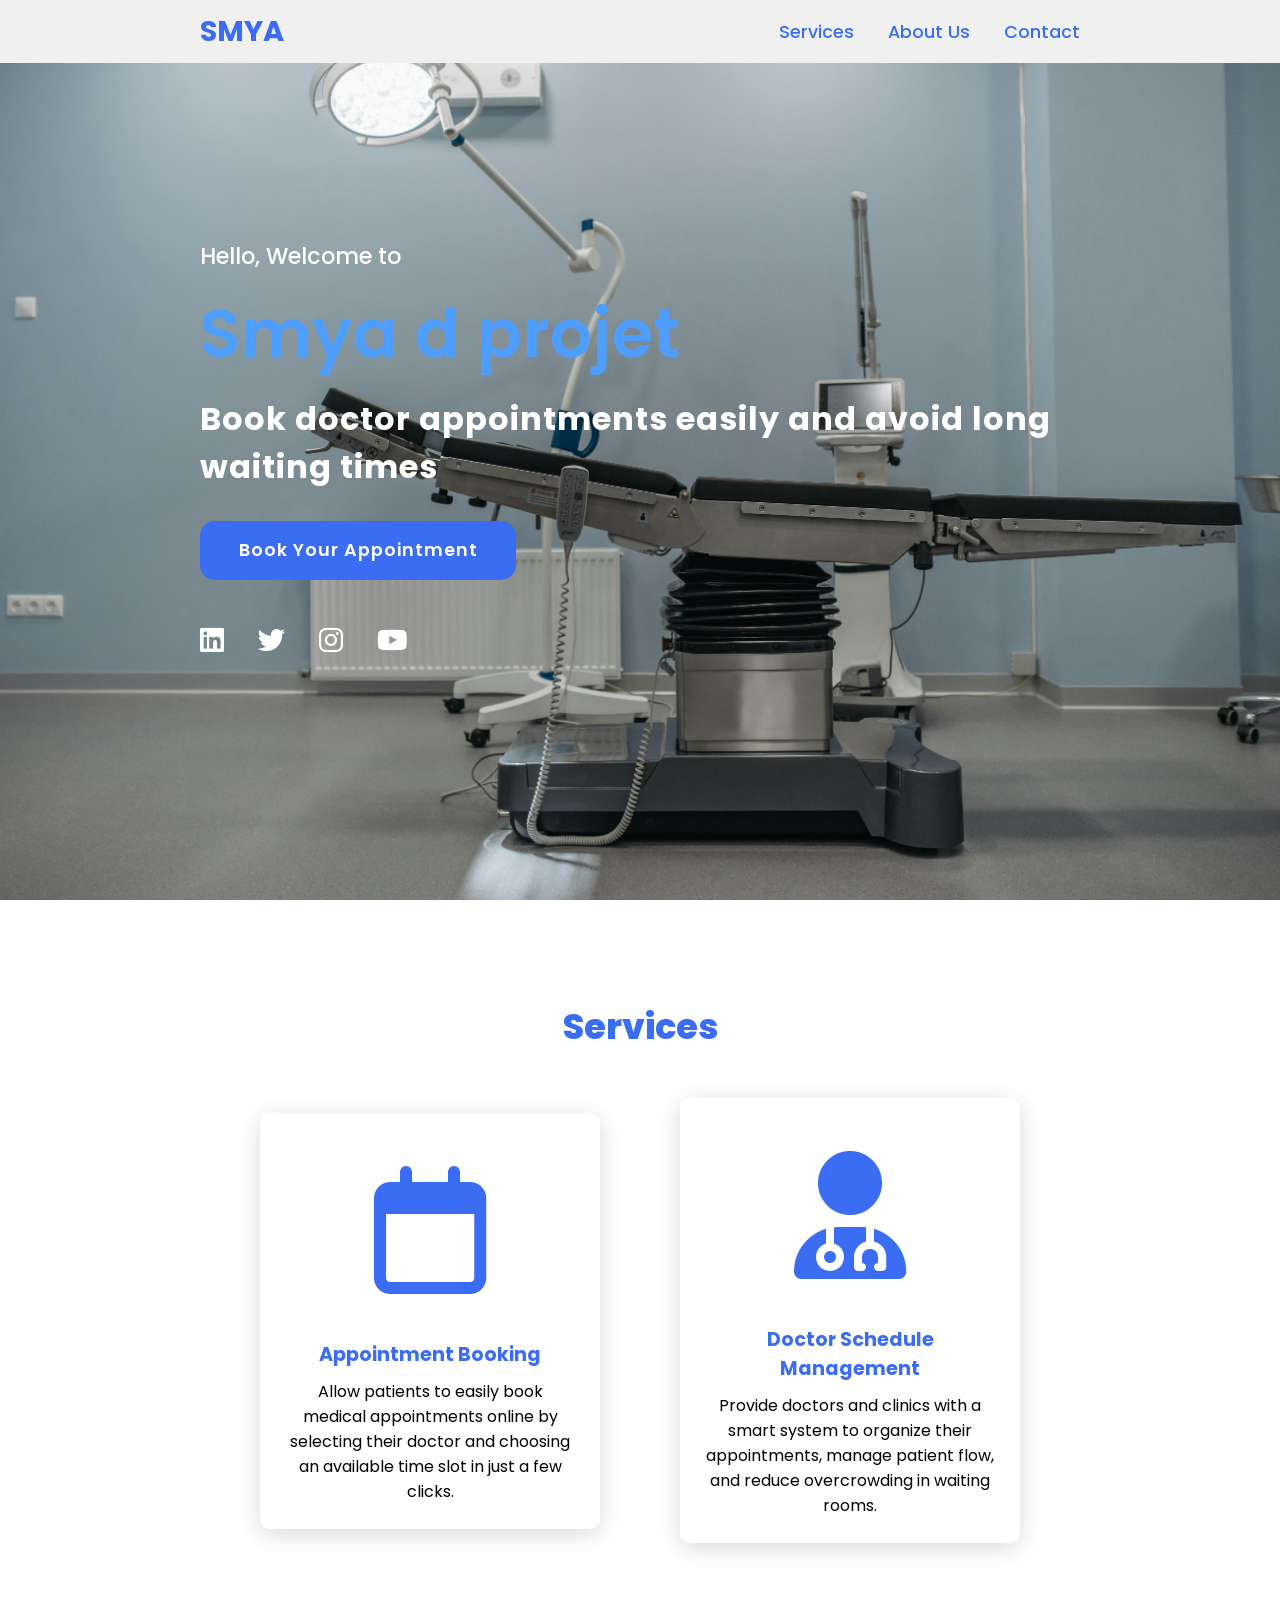
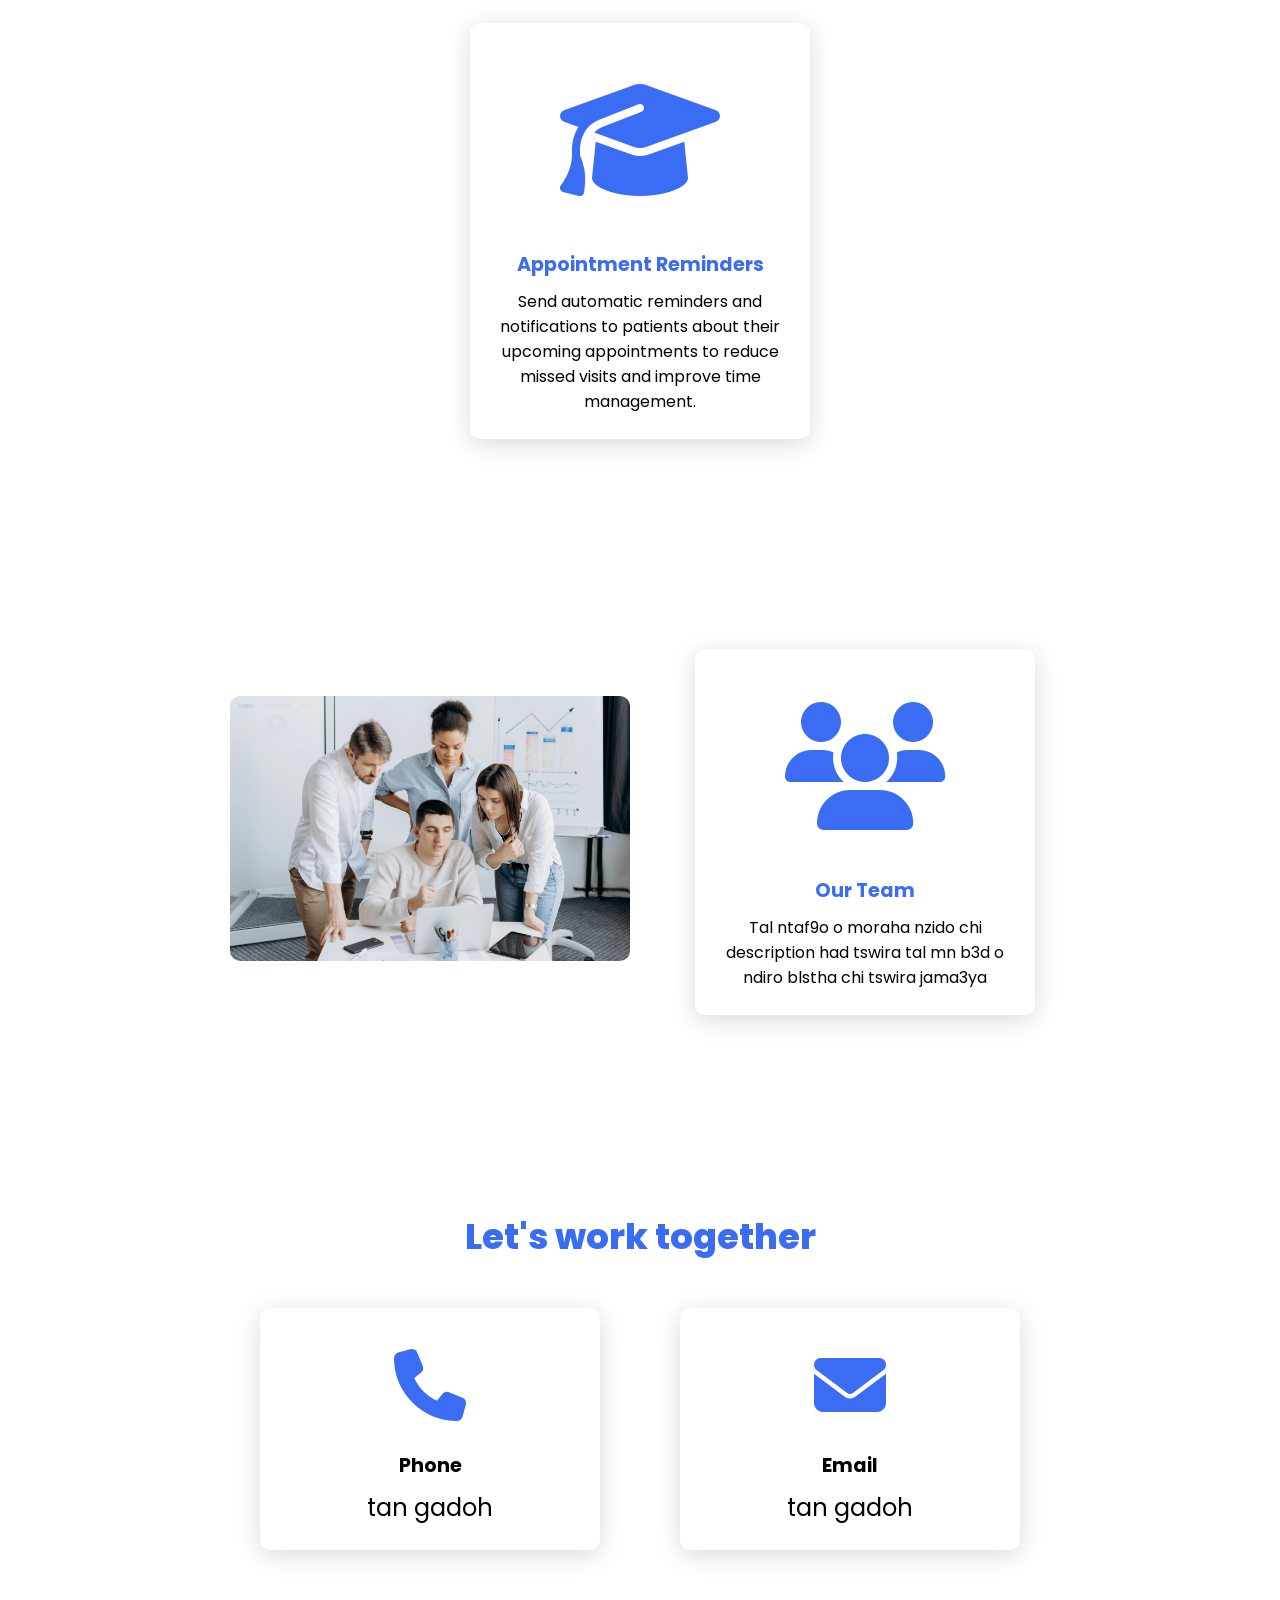
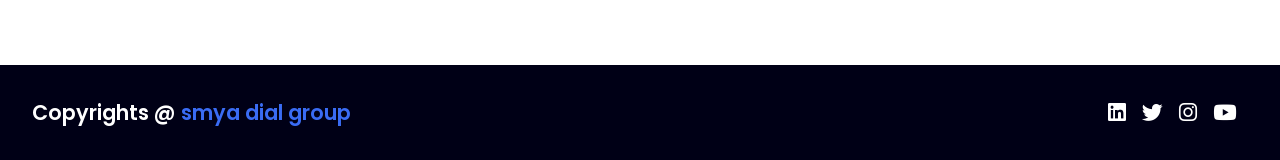
<file: index.html>
<!DOCTYPE html>
<html lang="en">
<head>
    <meta charset="UTF-8">
    <meta http-equiv="X-UA-Compatible" content="IE=edge">
    <meta name="viewport" content="width=device-width, initial-scale=1.0">
    <link rel="stylesheet" href="https://cdnjs.cloudflare.com/ajax/libs/font-awesome/6.5.0/css/all.min.css">
    <link rel="stylesheet" href="style.css">
    <title>Ma3arfch Smya</title>
</head>
<body>

    <header>
        <a href="#" class="logo">Smya</a>
        <nav class="navigation">
            <a href="#services">Services</a>
            <a href="#about-us">About Us</a>
            <a href="#contact">Contact</a>
        </nav>
    </header>


    <section class="main">
        <div>
            <h2>Hello, Welcome to<br><span>Smya d projet</span></h2>
            <h3>Book doctor appointments easily and avoid long waiting times</h3>
            <a href="users.html" class="main-btn">Book Your Appointment</a>
            <div class="social-icons">
                <a href="#"><i class="fab fa-linkedin"></i></a>
                <a href="#"><i class="fab fa-twitter"></i></a>
                <a href="#"><i class="fab fa-instagram"></i></a>
                <a href="#"><i class="fab fa-youtube"></i></a>
            </div>
        </div>
    </section>

    <section class="cards" id="services">
        <h2 class="title">Services</h2>
        <div class="content">
            <div class="card">
                <div class="icon">
                    <i class="fa-regular fa-calendar"></i>
                </div>
                <div class="info">
                    <h3>Appointment Booking</h3>
                    <p>Allow patients to easily book medical appointments online by selecting their doctor and choosing an available time slot in just a few clicks.</p>
                </div>
            </div>
            <div class="card">
                <div class="icon">
                    <i class="fa-solid fa-user-doctor"></i>
                </div>
                <div class="info">
                    <h3>Doctor Schedule Management</h3>
                    <p>Provide doctors and clinics with a smart system to organize their appointments, manage patient flow, and reduce overcrowding in waiting rooms.</p>
                </div>
            </div>
            <div class="card">
                <div class="icon">
                    <i class="fas fa-graduation-cap"></i>
                </div>
                <div class="info">
                    <h3>Appointment Reminders</h3>
                    <p>Send automatic reminders and notifications to patients about their upcoming appointments to reduce missed visits and improve time management.</p>
                </div>
            </div>
        </div>
    </section>

    <section class="about-us" id="about-us">
    <div class="content">
        <div class="project-card">
            <div class="project-image">
                <img src="images/team_photo.jpg" alt="Our Team">
            </div>
        </div>
        <div class="card">
            <div class="icon">
                <i class="fa-solid fa-users"></i>
            </div>
            <div class="info">
                <h3>Our Team</h3>
                <p>
                    Tal ntaf9o o moraha nzido chi description
                    had tswira tal mn b3d o ndiro blstha chi tswira jama3ya
                </p>
            </div>
        </div>

    </div>

</section>

    <section class="cards contact" id="contact">
        <h2 class="title">Let's work together</h2>
        <div class="content">
            <div class="card">
                <div class="icon">
                    <i class="fas fa-phone"></i>
                </div>
                <div class="info">
                    <h3>Phone</h3>
                    <p>tan gadoh</p>
                </div>
            </div>
            <div class="card">
                <div class="icon">
                    <i class="fas fa-envelope"></i>
                </div>
                <div class="info">
                    <h3>Email</h3>
                    <p>tan gadoh</p>
                </div>
            </div>
        </div>
    </section>
    
    <footer class="footer">
        <p class="footer-title">Copyrights @ <span>smya dial group</span></p>
        <div class="social-icons">
            <a href="#"><i class="fab fa-linkedin"></i></a>
            <a href="#"><i class="fab fa-twitter"></i></a>
            <a href="#"><i class="fab fa-instagram"></i></a>
            <a href="#"><i class="fab fa-youtube"></i></a>
        </div>
    </footer>

</body>
</html>
</file>
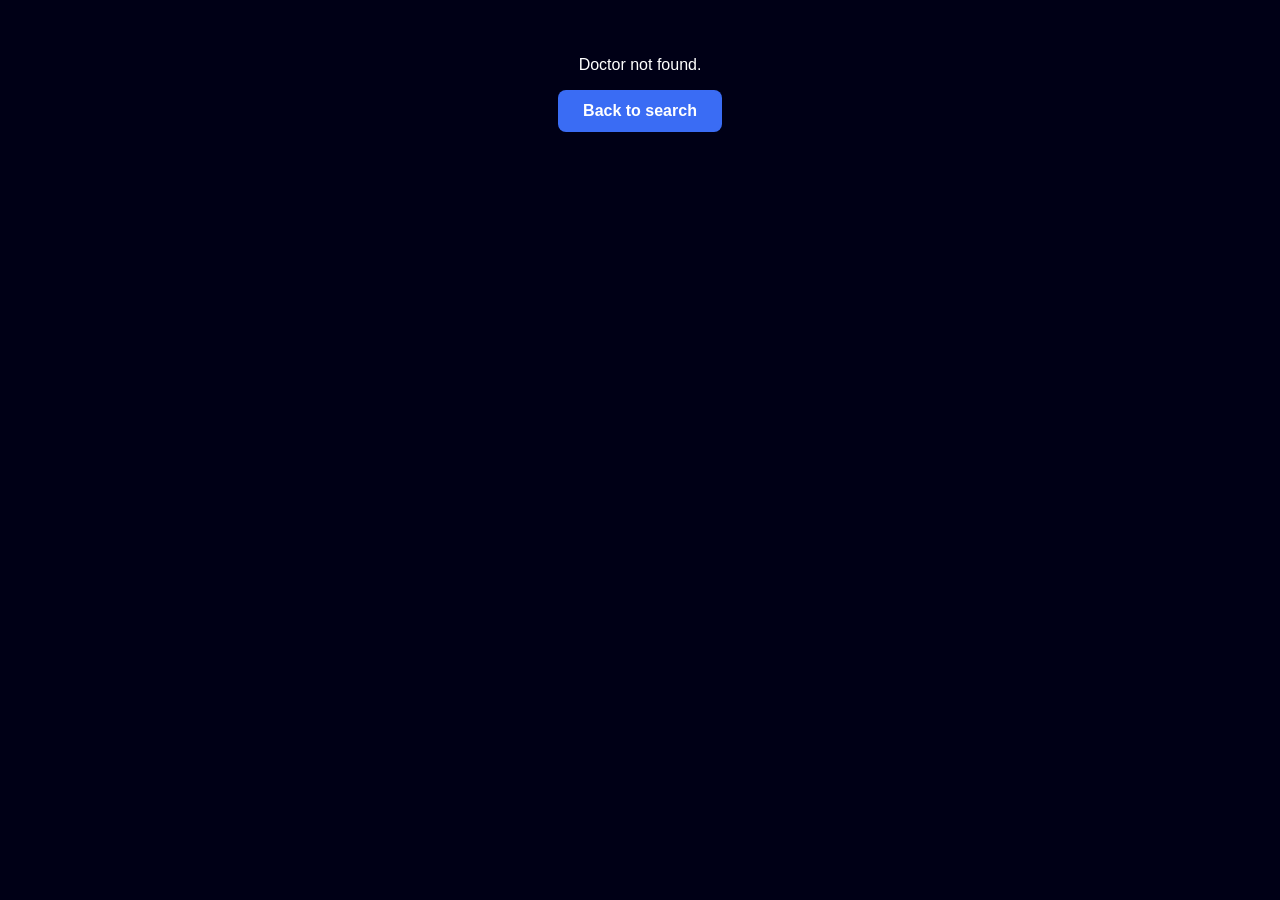
<file: doctor.html>
<!DOCTYPE html>
<html lang="en">
<head>
  <meta charset="UTF-8">
  <meta name="viewport" content="width=device-width, initial-scale=1.0">
  <title>Doctor Details</title>
  <link rel="stylesheet" href="doctor_style.css">
</head>
<body>

<div class="container">
  <div id="doctor-container"></div>
  <a href="index.html" class="back-button">Back to search</a>
</div>

<script>
  // Data for all doctors
  const doctors = {
    ahmed: {
      name: "Dr. Ahmed Hassan",
      specialty: "Cardiologist",
      image: "images/doc1.jpg",
      about: "Dr. Ahmed Hassan has over 15 years of experience in cardiology. He specializes in heart disease management, preventive cardiology, and advanced diagnostic procedures.",
      email: "ahmed.hassan@example.com",
      phone: "+212 6 00 00 00 00",
      address: "123 Main Street, Casablanca, Morocco"
    },
    sarah: {
      name: "Dr. Sarah Ali",
      specialty: "Dentist",
      image: "images/doc2.jpg",
      about: "Dr. Sarah Ali is a skilled dentist with 10 years of experience in preventive and cosmetic dentistry.",
      email: "sarah.ali@example.com",
      phone: "+212 6 11 11 11 11",
      address: "456 Dental Clinic, Rabat, Morocco"
    },
    youssef: {
      name: "Dr. Youssef Karim",
      specialty: "Dermatologist",
      image: "images/doc3.jpg",
      about: "Dr. Youssef Karim specializes in skin care and dermatology, with expertise in acne, eczema, and cosmetic procedures.",
      email: "youssef.karim@example.com",
      phone: "+212 6 22 22 22 22",
      address: "789 Skin Care Clinic, Marrakech, Morocco"
    }
  };

  // Get doctor ID from URL
  const params = new URLSearchParams(window.location.search);
  const doctorId = params.get('id');

  const container = document.getElementById('doctor-container');

  if (doctorId && doctors[doctorId]) {
    const doc = doctors[doctorId];
    container.innerHTML = `
      <h1>${doc.name}</h1>
      <p class="doctor-specialty">${doc.specialty}</p>
      <div class="doctor-image">
        <img src="${doc.image}" alt="${doc.name}">
      </div>
      <div class="doctor-details">
        <h2>About ${doc.name}</h2>
        <p>${doc.about}</p>
        <h3>Contact</h3>
        <p>Email: ${doc.email}</p>
        <p>Phone: ${doc.phone}</p>
        <p>Clinic Address: ${doc.address}</p>
      </div>
    `;
  } else {
    container.innerHTML = "<p>Doctor not found.</p>";
  }
</script>

</body>
</html>
</file>
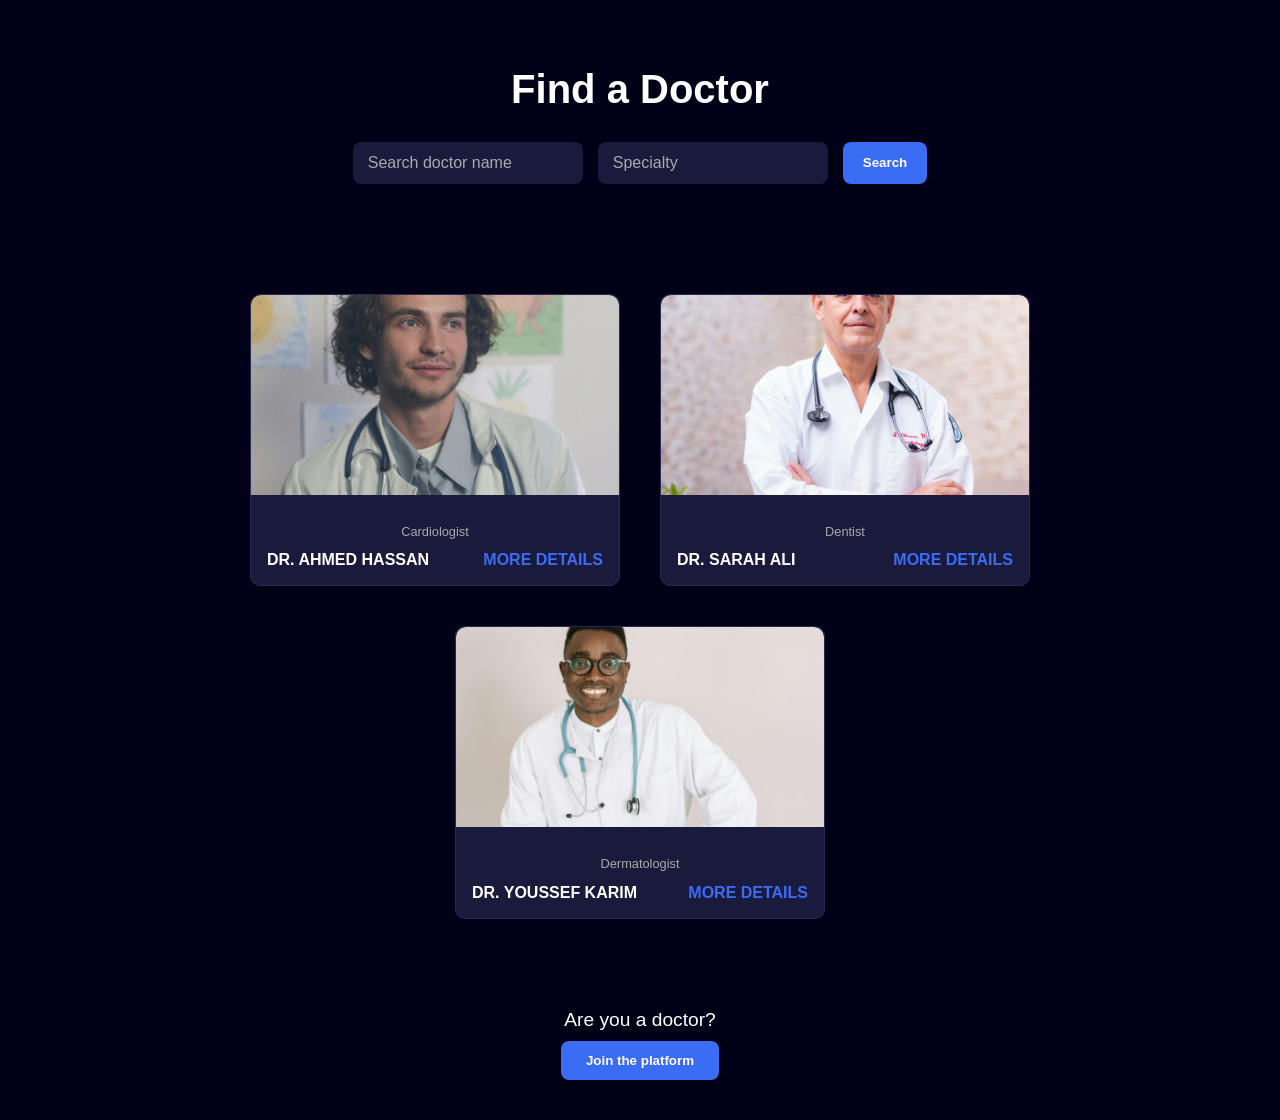
<file: users.html>
<!DOCTYPE html>
<html lang="en">
<head>
  <meta charset="UTF-8">
  <meta name="viewport" content="width=device-width, initial-scale=1.0">
  <title>Find Doctors</title>
  <link rel="stylesheet" href="users_style.css">
</head>

<body>

<div class="container">

  <h1>Find a Doctor</h1>

  <div class="search-bar">
    <input type="text" id="nameSearch" placeholder="Search doctor name">
    <input type="text" id="specialtySearch" placeholder="Specialty">
    <button id="searchBtn">Search</button>
  </div>

  <!-- Doctors section styled like projects -->
  <section class="doctors-section">
    <div class="content">
      
      <div class="project-card">
        <div class="project-image">
          <img src="images/doc1.jpg" alt="Dr. Ahmed Hassan">
        </div>
        <div class="project-info">
          <p class="project-category">Cardiologist</p>
          <strong class="project-title">
    <span>Dr. Ahmed Hassan</span>
    <a href="doctor.html?id=ahmed" class="more-details">More details</a>
</strong>
        </div>
      </div>

      <div class="project-card">
        <div class="project-image">
          <img src="images/doc2.jpg" alt="Dr. Sarah Ali">
        </div>
        <div class="project-info">
          <p class="project-category">Dentist</p>
          <strong class="project-title">
    <span>Dr. Sarah Ali</span>
    <a href="doctor.html?id=sarah" class="more-details">More details</a>
</strong>
        </div>
      </div>

      <div class="project-card">
        <div class="project-image">
          <img src="images/doc3.jpg" alt="Dr. Youssef Karim">
        </div>
        <div class="project-info">
          <p class="project-category">Dermatologist</p>
          <strong class="project-title">
    <span>Dr. Youssef Karim</span>
    <a href="doctor.html?id=youssef" class="more-details">More details</a>
</strong>
        </div>
      </div>

    </div>
  </section>

  <div class="join">
    <p>Are you a doctor?</p>
    <button>Join the platform</button>
  </div>

</div>

<!-- Link to your external JS file -->
<script src="doc_search.js"></script>

</body>
</html>
</file>
<file: style.css>
@import url('https://fonts.googleapis.com/css2?family=Poppins:ital,wght@0,100;0,200;0,300;0,400;0,500;0,600;0,700;0,800;0,900;1,100;1,200;1,300;1,400;1,500;1,600;1,700;1,800;1,900&display=swap');

*{
    font-family: 'Poppins', sans-serif;
    margin: 0;
    padding: 0;
    box-sizing: border-box;
    scroll-behavior: smooth; 
}


header {
    background-color: #f0f0f0;
    width: 100%;
    position: fixed;
    z-index: 999;
    display: flex;
    justify-content: space-between;
    align-items: center;
    padding: 10px 200px ;
}

.logo{
    text-decoration: none;
    color: #3a6cf4;
    text-transform: uppercase;
    font-weight: 700;
    font-size: 1.8em;
}

.navigation a{
    color: #3a6cf4;
    text-decoration: none;
    font-size: 1.1em;
    font-weight: 500;
    padding-left: 30px;
}

.navigation a:hover{
    color: #601cfc;
}

section {
    padding: 100px 200px;
}

.main {
    width: 100%;
    min-height: 100vh;
    display: flex;
    align-items: center;
    background: url(images/hospital_photo.jpg) no-repeat;
    background-size: cover;
    background-position: center;
    background-attachment: fixed;
}

.main h2 {
    color: #fff;
    font-size: 1.4em;
    font-weight: 500;
}

.main h2 span {
    display: inline-block;
    margin-top: 10px;
    color: #4e9eff;
    font-size: 3em;
    font-weight: 600;
}

.main h3 {
    color: #fff;
    font-size: 2em;
    font-weight: 700;
    letter-spacing: 1px;
    margin-top: 10px;
    margin-bottom: 30px;
}

.main-btn {
    color: #fff;
    background-color: #3a6cf4;
    text-decoration: none;
    font-size: 1.1em;
    font-weight: 600;
    display: inline-block;
    padding: 0.9375em 2.1875em;
    letter-spacing: 1px;
    border-radius: 15px;
    margin-bottom: 40px;
    transition: 0.7s ease;
}

.main-btn:hover {
    background-color: #0a49f6;
    transform: scale(1.1);
}

.social-icons a {
    color: #fff;
    font-size: 1.7em;
    padding-right: 30px;
}

.title {
    display: flex;
    justify-content: center;
    color: #3a6cf4;
    font-size: 2.2em;
    font-weight: 800;
    margin-bottom: 30px;
}

.content {
    display: flex;
    justify-content: center;
    flex-direction: row;
    flex-wrap: wrap;
}

.card {
    background-color: #fff;
    width: 21.25em;
    box-shadow: 0 5px 25px rgba(1 1 1 / 15%);
    border-radius: 10px;
    padding: 25px;
    margin: 15px;
    transition: 0.7s ease;
}

.card:hover {
    transform: scale(1.1);
}

.card .icon {
    color: #3a6cf4;
    font-size: 8em;
    text-align: center;
}

.info {
    text-align: center;
}

.info h3{
    color: #3a6cf4;
    font-size: 1.2em;
    font-weight: 700;
    margin: 10px;
}

.about-us{
    padding: 80px 100px;
}

.content{
    display: flex;
    align-items: center;
    justify-content: center;
    gap: 50px;
}

.project-image img{
    width: 400px;
    border-radius: 10px;
}

.contact .icon{
    font-size: 4.5em;
}

.contact .info h3 {
    color: #000;
}

.contact .info p {
    font-size: 1.5em;
}

.footer {
    background-color: #000016;
    color: #fff;
    padding: 2em;
    display: flex;
    justify-content: space-between;
}

.footer-title {
    font-size: 1.3em;
    font-weight: 600;
}

.footer-title span {
    color: #3a6cf4;
}

.footer .social-icons a{
    font-size: 1.3em;
    padding: 0 12px 0 0;
}

@media (max-width:1023px){
    header{
        padding: 12px 20px;
        flex-wrap: wrap;
    }

    .navigation a{
        padding-left: 10px;
        font-size: 1em;
    }

    .title{
        font-size: 1.8em;
    }

    section{
        padding: 60px 20px;
    }

    /* Main Section */
    .main {
        background-attachment: scroll; /* Fixed background can break on tablets */
        min-height: 70vh;
    }

    .main h2 {
        font-size: 1.2em;
    }

    .main h2 span {
        font-size: 2.2em;
    }

    .main h3 {
        font-size: 1.6em;
    }

    .main-btn {
        padding: 0.8em 1.8em;
        font-size: 1em;
    }

    .social-icons a {
        font-size: 1.5em;
        padding-right: 15px;
    }

    /* Cards */
    .content {
        flex-direction: column;
        align-items: center;
        gap: 25px;
    }

    .card {
        width: 90%;
        max-width: 400px;
    }

    /* About Us */
    .about-us .content {
        flex-direction: column;
        align-items: center;
    }

    .project-image img {
        width: 100%;
        max-width: 350px;
    }
}

@media (max-width:641px){
    body{
        font-size: 14px;
    }

    .main h2 {
        font-size: 1em;
    }

    .main h2 span {
        font-size: 1.8em;
    }

    .main h3 {
        font-size: 1.2em;
    }

    .main-btn {
        font-size: 0.95em;
        padding: 0.7em 1.5em;
    }

    .card .icon {
        font-size: 6em;
    }

    .contact .icon {
        font-size: 3.5em;
    }

    .footer {
        flex-direction: column;
        gap: 20px;
        text-align: center;
    }
}

@media (max-width:480px){
    .main {
        min-height: 60vh;
        padding: 0 10px;
    }

    .main h2 {
        font-size: 0.9em;
    }

    .main h2 span {
        font-size: 1.6em;
    }

    .main h3 {
        font-size: 1.1em;
    }

    .main-btn {
        font-size: 0.9em;
        padding: 0.6em 1.2em;
    }

    .card {
        padding: 20px;
    }
}
</file>
<file: doctor_style.css>
/* ===== Body & Container ===== */
body {
    margin: 0;
    font-family: 'Poppins', sans-serif;
    background-color: #000016;
    color: #fff;
}

.container {
    max-width: 900px;
    margin: 0 auto;
    padding: 40px 20px;
    text-align: center;
}

/* ===== Doctor Header ===== */
h1 {
    font-size: 2.5em;
    margin-bottom: 10px;
    color: #fff;
}

.doctor-specialty {
    font-size: 1.2em;
    color: #aaa;
    margin-bottom: 20px;
}

/* ===== Doctor Image ===== */
.doctor-image {
    text-align: center;
    margin: 20px 0;
}

.doctor-image img {
    width: 300px;          /* fixed size */
    max-width: 100%;       /* responsive */
    border-radius: 10px;
    box-shadow: 0 5px 15px rgba(0,0,0,0.4);
}

/* ===== Doctor Details Card ===== */
.doctor-details {
    background-color: #1a1a3d;
    padding: 20px;
    border-radius: 15px;
    box-shadow: 0 5px 20px rgba(0,0,0,0.5);
    text-align: left;
    margin-bottom: 30px;
}

.doctor-details h2,
.doctor-details h3 {
    color: #3a6cf4;
    margin-bottom: 10px;
}

.doctor-details p {
    font-size: 1em;
    line-height: 1.6;
    color: #ddd;
}

/* ===== Back Button ===== */
.back-button {
    display: inline-block;
    padding: 12px 25px;
    background-color: #3a6cf4;
    color: #fff;
    border-radius: 8px;
    text-decoration: none;
    font-weight: bold;
    transition: 0.3s ease;
    margin-bottom: 50px;
}

.back-button:hover {
    background-color: #601cfc;
}

/* ===== Responsive ===== */
@media (max-width: 600px) {
    .doctor-image img {
        width: 90%;
    }

    h1 {
        font-size: 2em;
    }

    .doctor-details {
        padding: 15px;
    }
}
</file>
<file: users_style.css>
body {
    margin: 0;
    font-family: 'Poppins', sans-serif;
    background-color: #000016;
    color: #fff;
}

.container {
    max-width: 1200px;
    margin: 0 auto;
    padding: 40px 20px;
    text-align: center;
}

h1 {
    font-size: 2.5em;
    margin-bottom: 30px;
    color: #fff;
}

/* ===== Search Bar ===== */
.search-bar {
    display: flex;
    justify-content: center;
    flex-wrap: wrap;
    gap: 15px;
    margin-bottom: 40px;
}

.search-bar input {
    padding: 12px 15px;
    border-radius: 8px;
    border: none;
    font-size: 1em;
    min-width: 200px;
    background-color: #1a1a3d;
    color: #fff;
    outline: none;
    transition: 0.3s ease;
}

.search-bar input::placeholder {
    color: #aaa;
}

.search-bar input:focus {
    background-color: #2a2a55;
}

.search-bar button {
    padding: 12px 20px;
    border-radius: 8px;
    border: none;
    background-color: #3a6cf4;
    color: #fff;
    font-weight: bold;
    cursor: pointer;
    transition: 0.3s ease;
}

.search-bar button:hover {
    background-color: #601cfc;
}

/* ===== Doctors Section (like projects) ===== */
.doctors-section {
    padding: 20px 0;
}

.doctors-section .content {
    display: flex;
    flex-wrap: wrap;
    justify-content: center;
    margin-top: 30px;
}

.project-card {
    background-color: #1a1a3d;
    border: 1px solid #2a2a55;
    min-height: 14em;
    width: 23em;
    overflow: hidden;
    border-radius: 10px;
    margin: 20px;
    transition: 0.7s ease;
}

.project-card:hover {
   transform: scale(1.05);
   border-color: #601cfc;
}

.project-card:hover .project-image {
    opacity: 0.9;
}

.project-image {
    width: 100%;
    height: 200px;       /* set the same height for all images */
    overflow: hidden;    /* hide anything outside the box */
    border-radius: 10px 10px 0 0; /* rounded top corners */
    text-align: center;
}

.project-image img {
    width: 100%;
    height: 100%;
    object-fit: cover;   /* crop and fill the container, keeping proportions */
    display: block;
    transition: 0.3s ease;
}

.project-info {
    padding: 1em;
}

.project-category {
    font-size: 0.8em;
    color: #aaa;
}

.project-title {
    display: flex;
    justify-content: space-between;
    text-transform: uppercase;
    font-weight: 800;
    margin-top: 10px;
    color: #fff;
}

.more-details {
    text-decoration: none;
    color: #3a6cf4;
}

.more-details:hover {
    color: #601cfc;
}

/* ===== Join Section ===== */
.join {
    margin-top: 50px;
}

.join p {
    font-size: 1.2em;
    margin-bottom: 10px;
}

.join button {
    padding: 12px 25px;
    border-radius: 8px;
    border: none;
    background-color: #3a6cf4;
    color: #fff;
    font-weight: bold;
    cursor: pointer;
    transition: 0.3s ease;
}

.join button:hover {
    background-color: #601cfc;
}

.highlight {
    background-color: #601cfc;
    color: #fff;
    padding: 0 3px;
    border-radius: 3px;
}
</file>
